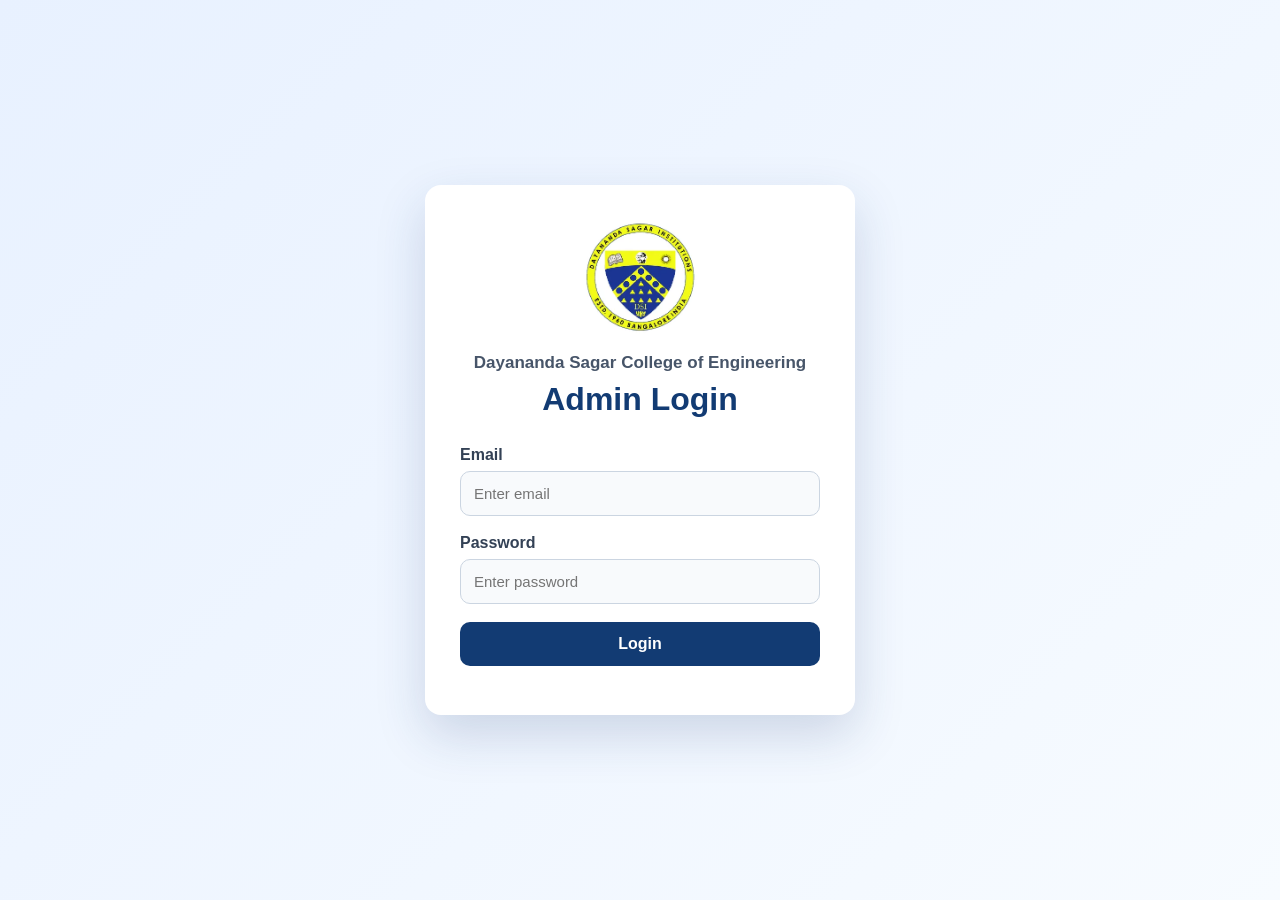
<file: index.html>
<!DOCTYPE html>
<html lang="en">
<head>
  <meta charset="UTF-8">
  <meta name="viewport" content="width=device-width, initial-scale=1.0">
  <title>DSCE Admin Page</title>
  <link rel="stylesheet" href="style.css">
</head>
<body>

  <main class="page-shell">

    <section class="login-card" id="loginSection">
      <div class="brand">
        <img src="DS-logo-01-01.webp" alt="DSCE Logo" class="logo">
        <h2>Dayananda Sagar College of Engineering</h2>
        <h1>Admin Login</h1>
      </div>

      <form id="adminLoginForm">
        <div class="input-box">
          <label for="adminEmail">Email</label>
          <input type="email" id="adminEmail" placeholder="Enter email" required>
        </div>

        <div class="input-box">
          <label for="adminPassword">Password</label>
          <input type="password" id="adminPassword" placeholder="Enter password" required>
        </div>

        <button type="submit">Login</button>

        <p id="message"></p>
      </form>
    </section>

    <section class="dashboard hidden" id="dashboardSection">
      <div class="dashboard-header">
        <div class="dashboard-brand">
          <img src="DS-logo-01-01.webp" alt="DSCE Logo" class="dashboard-logo">

          <div>
            <h2>Dayananda Sagar College of Engineering</h2>
            <h1>Admin Dashboard</h1>
          </div>
        </div>

        <button type="button" id="logoutBtn">Logout</button>
      </div>

      <div class="summary-box">
        <div>
          <p>Total Students</p>
          <h3>20</h3>
        </div>

        <div>
          <p>Class</p>
          <h3>AI A</h3>
        </div>

        <div>
          <p>Attendance Criteria</p>
          <h3>85%</h3>
        </div>
      </div>
      

      <div class="table-box">
  <div class="table-top">
    <h2>Student Attendance List</h2>

    <input type="text" id="searchInput" placeholder="Search student name">
  </div>

  <table>
          <thead>
           <tr>
            <th>Name</th>
            <th>Roll No.</th>
            <th>Class</th>
            <th>Total Attendance</th>
            <th>Fee Status</th>
            </tr>
          </thead>

          <tbody id="studentTable"></tbody>
        </table>
      </div>
    </section>

  </main>

  <script src="script.js"></script>
</body>
</html>
</file>
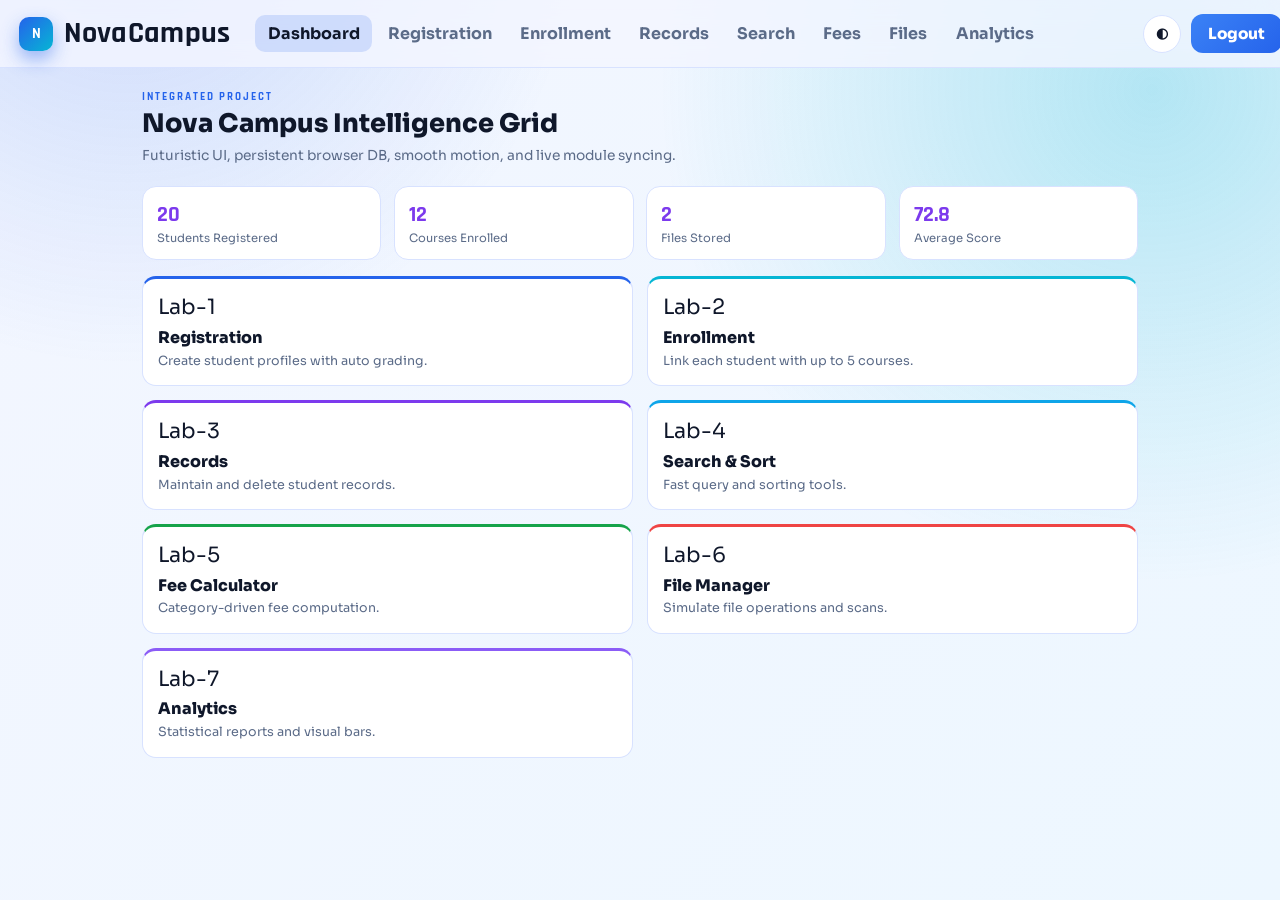
<file: smart-campus.html>
<!DOCTYPE html>
<html lang="en">
<head>
<meta charset="UTF-8" />
<meta name="viewport" content="width=device-width, initial-scale=1.0" />
<title>Nova Campus Grid</title>
<link href="https://fonts.googleapis.com/css2?family=Rajdhani:wght@500;600;700&family=Sora:wght@400;500;600;700;800&display=swap" rel="stylesheet" />
<style>
*{margin:0;padding:0;box-sizing:border-box}
:root{
  --bg:#f3f6ff;--bg-2:#edf7ff;--ink:#0f172a;--muted:#5b6b88;--card:#ffffff;--line:#d8e2ff;
  --brand:#2563eb;--brand-2:#06b6d4;--ok:#16a34a;--warn:#d97706;--bad:#dc2626;--vio:#7c3aed;
  --mono:'Rajdhani',sans-serif;--font:'Sora',sans-serif;
}
body.dark{
  --bg:#070b18;--bg-2:#0d1326;--ink:#e6ecff;--muted:#9aa8cc;--card:#111935;--line:#1f2c52;
  --brand:#60a5fa;--brand-2:#22d3ee;--ok:#4ade80;--warn:#fbbf24;--bad:#f87171;--vio:#a78bfa;
}
body{
  min-height:100vh;font-family:var(--font);color:var(--ink);overflow-x:hidden;
  background:
    radial-gradient(circle at 10% -10%, color-mix(in srgb, var(--brand) 20%, transparent), transparent 30%),
    radial-gradient(circle at 90% 10%, color-mix(in srgb, var(--brand-2) 26%, transparent), transparent 35%),
    linear-gradient(130deg,var(--bg),var(--bg-2));
  transition:background .45s ease,color .35s ease;
}
header{
  position:sticky;top:0;z-index:100;height:68px;padding:0 1.2rem;display:flex;align-items:center;
  border-bottom:1px solid var(--line);backdrop-filter:blur(12px);background:color-mix(in srgb, var(--bg) 82%, transparent);
}
.top-nav{width:100%;display:flex;align-items:center;justify-content:space-between;gap:1rem}
.brand{display:flex;align-items:center;gap:.65rem;min-width:220px}
.brand-badge{
  width:34px;height:34px;border-radius:10px;display:grid;place-items:center;font:800 .95rem var(--mono);
  color:#fff;background:linear-gradient(135deg,var(--brand),var(--brand-2));
  box-shadow:0 8px 18px color-mix(in srgb,var(--brand) 45%,transparent);
}
.brand-text{font:800 1.88rem/1 var(--mono);letter-spacing:.3px}
.top-links{display:flex;align-items:center;gap:.2rem}
.top-link{
  border:none;background:transparent;color:var(--muted);cursor:pointer;padding:.5rem .78rem;border-radius:10px;
  font:700 1rem var(--font);transition:all .2s ease;
}
.top-link:hover{color:var(--ink);background:color-mix(in srgb,var(--brand) 10%,transparent)}
.top-link.active{color:var(--ink);background:color-mix(in srgb,var(--brand) 16%,transparent)}
.right-tools{display:flex;align-items:center;gap:.65rem;min-width:220px;justify-content:flex-end}
.theme-btn{
  border:1px solid var(--line);background:var(--card);color:var(--ink);border-radius:999px;width:38px;height:38px;
  display:grid;place-items:center;padding:0;font:700 .9rem var(--mono);letter-spacing:.5px;cursor:pointer;
  transition:all .25s ease;
}
.theme-btn:hover{border-color:var(--brand);color:var(--brand);transform:translateY(-1px)}
.cta-btn{
  border:none;border-radius:12px;padding:.65rem 1.05rem;font:800 .96rem var(--font);cursor:pointer;color:#fff;
  background:linear-gradient(135deg,#3b82f6,#2563eb);transition:all .22s ease;
}
.cta-btn:hover{transform:translateY(-1px);filter:brightness(1.08)}
main{max-width:1040px;margin:0 auto;padding:1.35rem}
.page{display:none}
.page.active{display:block;animation:pageIn .45s cubic-bezier(.2,.8,.2,1)}
@keyframes pageIn{from{opacity:0;transform:translateY(10px)}to{opacity:1;transform:none}}
.ph{margin-bottom:1.2rem}
.ph-lab{font:700 .67rem var(--mono);letter-spacing:2px;color:var(--brand);text-transform:uppercase}
.ph-title{font:800 1.6rem var(--font);margin-top:.2rem}
.ph-desc{font-size:.86rem;color:var(--muted);margin-top:.36rem;line-height:1.62}
.stats{display:grid;grid-template-columns:repeat(auto-fit,minmax(148px,1fr));gap:.8rem;margin-bottom:1rem}
.stat{border:1px solid var(--line);background:var(--card);border-radius:14px;padding:.88rem;transition:transform .25s ease,border-color .25s ease}
.stat:hover{transform:translateY(-2px);border-color:color-mix(in srgb,var(--brand) 45%,var(--line))}
.stat-v{font:800 1.35rem var(--mono);color:var(--vio)}
.stat-l{font-size:.72rem;color:var(--muted);margin-top:.18rem}
.card{
  border:1px solid var(--line);background:var(--card);border-radius:16px;padding:1rem;margin-bottom:1rem;
  box-shadow:0 14px 32px color-mix(in srgb,var(--brand) 8%,transparent);transition:transform .25s ease;
}
.card:hover{transform:translateY(-1px)}
.card-head{font:700 .68rem var(--mono);letter-spacing:1.8px;text-transform:uppercase;color:var(--muted);margin-bottom:.85rem}
label{display:block;font-size:.78rem;font-weight:700;color:var(--muted);margin-bottom:.32rem}
input,select,textarea{
  width:100%;padding:.62rem .74rem;border-radius:11px;border:1px solid var(--line);background:color-mix(in srgb,var(--card) 90%,#ffffff 10%);
  color:var(--ink);font-size:.9rem;font-family:var(--font);outline:none;margin-bottom:.9rem;transition:all .2s ease;
}
input:focus,select:focus,textarea:focus{border-color:var(--brand);box-shadow:0 0 0 3px color-mix(in srgb,var(--brand) 20%,transparent)}
.g2{display:grid;grid-template-columns:1fr 1fr;gap:.8rem}
.g3{display:grid;grid-template-columns:1fr 1fr 1fr;gap:.8rem}
.btns{display:flex;flex-wrap:wrap;gap:.5rem}
.btn{
  border:none;border-radius:11px;padding:.52rem .95rem;font-size:.83rem;font-weight:800;cursor:pointer;
  transition:all .22s cubic-bezier(.2,.8,.2,1)
}
.btn:hover{transform:translateY(-1px)}
.btn-g{background:linear-gradient(135deg,var(--brand),var(--brand-2));color:#fff}
.btn-b{background:var(--card);color:var(--ink);border:1px solid var(--line)}
.btn-r{background:color-mix(in srgb,var(--bad) 10%,transparent);color:var(--bad);border:1px solid color-mix(in srgb,var(--bad) 35%,var(--line))}
.btn-sm{padding:.31rem .68rem;font-size:.76rem}
.term{
  background:#0a1024;border:1px solid #1f2e5e;border-radius:13px;padding:.9rem 1rem;min-height:82px;
  color:#d9e6ff;font:500 .78rem ui-monospace,SFMono-Regular,Menlo,Consolas,monospace;line-height:1.78;white-space:pre-wrap;word-break:break-word;
}
.term .c-blue{color:#93c5fd}.term .c-muted{color:#94a3b8}.term .c-warn{color:#fcd34d}.term .c-err{color:#fca5a5}.term .c-pink{color:#c4b5fd}
.dash-grid{display:grid;grid-template-columns:1fr 1fr;gap:.85rem}
.mod-card{
  border:1px solid var(--line);border-radius:14px;padding:.95rem;cursor:pointer;background:linear-gradient(160deg,color-mix(in srgb,var(--card) 86%,#fff),var(--card));
  border-top:3px solid var(--c1);transition:all .25s cubic-bezier(.2,.8,.2,1)
}
.mod-card:hover{transform:translateY(-3px);box-shadow:0 14px 30px color-mix(in srgb,var(--c1) 30%,transparent)}
.mc-ico{font-size:1.32rem;margin-bottom:.42rem}
.mc-title{font-weight:800}
.mc-desc{font-size:.79rem;line-height:1.45;color:var(--muted);margin-top:.24rem}
.tbl-wrap{overflow:auto;border:1px solid var(--line);border-radius:12px}
table{width:100%;border-collapse:collapse;font-size:.83rem}
th{font:700 .65rem var(--mono);letter-spacing:1px;text-transform:uppercase;color:var(--muted);background:color-mix(in srgb,var(--brand) 8%,var(--card));padding:.68rem .82rem;text-align:left;border-bottom:1px solid var(--line)}
td{padding:.6rem .82rem;border-bottom:1px solid var(--line)}
tr:last-child td{border-bottom:none}
tr:hover td{background:color-mix(in srgb,var(--brand) 6%,transparent)}
.badge{display:inline-block;padding:.17rem .5rem;border-radius:999px;font:700 .67rem var(--mono)}
.bA{background:color-mix(in srgb,var(--ok) 20%,transparent);color:var(--ok)}.bB{background:color-mix(in srgb,var(--brand) 20%,transparent);color:var(--brand)}
.bC{background:color-mix(in srgb,var(--warn) 20%,transparent);color:var(--warn)}.bD{background:color-mix(in srgb,#ea580c 18%,transparent);color:#ea580c}.bF{background:color-mix(in srgb,var(--bad) 20%,transparent);color:var(--bad)}
.sr{border:1px solid var(--line);border-radius:12px;padding:.85rem .92rem;margin-bottom:.55rem;background:var(--card);animation:fadeUp .32s ease}
@keyframes fadeUp{from{opacity:0;transform:translateY(6px)}to{opacity:1;transform:none}}
.sr-name{font-weight:800}
.sr-meta{font-size:.79rem;color:var(--muted);margin-top:.2rem}
.file-item{display:flex;align-items:center;gap:.64rem;border:1px solid var(--line);background:var(--card);border-radius:11px;padding:.6rem .78rem;margin-bottom:.36rem}
.file-nm{font:700 .77rem var(--mono);color:var(--brand);flex:1}
.file-sz{font:700 .72rem var(--mono);color:var(--muted)}
.bar-row{display:flex;align-items:center;gap:.5rem;margin-bottom:.45rem}
.bar-lbl{width:124px;text-align:right;font-size:.75rem;color:var(--muted);white-space:nowrap;overflow:hidden;text-overflow:ellipsis}
.bar-track{flex:1;height:18px;border-radius:999px;background:color-mix(in srgb,var(--muted) 16%,transparent);overflow:hidden}
.bar-fill{height:100%;display:flex;align-items:center;padding-left:7px;font:700 .67rem var(--mono);color:#0f172a;transition:width .85s cubic-bezier(.2,.8,.2,1)}
#toast{position:fixed;right:1rem;bottom:1rem;z-index:999;background:linear-gradient(135deg,var(--brand),var(--brand-2));color:#fff;border-radius:10px;padding:.58rem .92rem;font-weight:800;font-size:.82rem;transform:translateY(65px);opacity:0;transition:all .26s ease}
#toast.show{transform:translateY(0);opacity:1}
@media(max-width:860px){
  .top-links{overflow:auto;max-width:52vw}
  .top-link{white-space:nowrap;padding:.5rem .58rem;font-size:.9rem}
  .brand-text{font-size:1.3rem}
  .cta-btn{padding:.56rem .8rem;font-size:.85rem}
  .g2,.g3,.dash-grid{grid-template-columns:1fr}
  main{padding:1rem}
}
</style>
</head>
<body>
<header>
  <div class="top-nav">
    <div class="brand">
      <div class="brand-badge">N</div>
      <div class="brand-text">NovaCampus</div>
    </div>
    <div class="top-links">
      <button class="top-link nav-btn active" data-p="dashboard" onclick="go('dashboard')">Dashboard</button>
      <button class="top-link nav-btn" data-p="reg" onclick="go('reg')">Registration</button>
      <button class="top-link nav-btn" data-p="enroll" onclick="go('enroll')">Enrollment</button>
      <button class="top-link nav-btn" data-p="records" onclick="go('records')">Records</button>
      <button class="top-link nav-btn" data-p="search" onclick="go('search')">Search</button>
      <button class="top-link nav-btn" data-p="fee" onclick="go('fee')">Fees</button>
      <button class="top-link nav-btn" data-p="files" onclick="go('files')">Files</button>
      <button class="top-link nav-btn" data-p="analytics" onclick="go('analytics')">Analytics</button>
    </div>
    <div class="right-tools">
      <button class="theme-btn" id="theme-toggle" onclick="toggleTheme()" title="Toggle theme">◐</button>
      <button class="cta-btn" onclick="logoutAndExit()">Logout</button>
    </div>
  </div>
</header>

<main>
<div class="page active" id="page-dashboard">
  <div class="ph">
    <div class="ph-lab">Integrated Project</div>
    <div class="ph-title">Nova Campus Intelligence Grid</div>
    <div class="ph-desc">Futuristic UI, persistent browser DB, smooth motion, and live module syncing.</div>
  </div>
  <div class="stats">
    <div class="stat"><div class="stat-v" id="ds-s">0</div><div class="stat-l">Students Registered</div></div>
    <div class="stat"><div class="stat-v" id="ds-c">0</div><div class="stat-l">Courses Enrolled</div></div>
    <div class="stat"><div class="stat-v" id="ds-f">0</div><div class="stat-l">Files Stored</div></div>
    <div class="stat"><div class="stat-v" id="ds-a">-</div><div class="stat-l">Average Score</div></div>
  </div>
  <div class="dash-grid">
    <div class="mod-card" style="--c1:#2563eb" onclick="go('reg')"><div class="mc-ico">Lab-1</div><div class="mc-title">Registration</div><div class="mc-desc">Create student profiles with auto grading.</div></div>
    <div class="mod-card" style="--c1:#06b6d4" onclick="go('enroll')"><div class="mc-ico">Lab-2</div><div class="mc-title">Enrollment</div><div class="mc-desc">Link each student with up to 5 courses.</div></div>
    <div class="mod-card" style="--c1:#7c3aed" onclick="go('records')"><div class="mc-ico">Lab-3</div><div class="mc-title">Records</div><div class="mc-desc">Maintain and delete student records.</div></div>
    <div class="mod-card" style="--c1:#0ea5e9" onclick="go('search')"><div class="mc-ico">Lab-4</div><div class="mc-title">Search & Sort</div><div class="mc-desc">Fast query and sorting tools.</div></div>
    <div class="mod-card" style="--c1:#16a34a" onclick="go('fee')"><div class="mc-ico">Lab-5</div><div class="mc-title">Fee Calculator</div><div class="mc-desc">Category-driven fee computation.</div></div>
    <div class="mod-card" style="--c1:#ef4444" onclick="go('files')"><div class="mc-ico">Lab-6</div><div class="mc-title">File Manager</div><div class="mc-desc">Simulate file operations and scans.</div></div>
    <div class="mod-card" style="--c1:#8b5cf6" onclick="go('analytics')"><div class="mc-ico">Lab-7</div><div class="mc-title">Analytics</div><div class="mc-desc">Statistical reports and visual bars.</div></div>
  </div>
</div>

<div class="page" id="page-reg">
  <div class="ph"><div class="ph-lab">Module 1</div><div class="ph-title">Student Registration</div><div class="ph-desc">Every new student is auto-saved to browser DB.</div></div>
  <div class="card">
    <div class="card-head">Enter Student Details</div>
    <div class="g3">
      <div><label>Student ID</label><input id="r-id" placeholder="e.g. NX201" /></div>
      <div><label>Full Name</label><input id="r-name" placeholder="e.g. Ishan Kulkarni" /></div>
      <div><label>Exam Score (0-100)</label><input id="r-score" type="number" min="0" max="100" placeholder="e.g. 84" /></div>
    </div>
    <div class="g2">
      <div><label>Department</label><select id="r-dept"><option>Computer Science</option><option>Information Technology</option><option>Electronics</option><option>Mechanical</option><option>Civil</option></select></div>
      <div><label>Age</label><input id="r-age" type="number" min="17" max="30" placeholder="e.g. 21" /></div>
    </div>
    <div class="btns"><button class="btn btn-g" onclick="registerStudent()">Register Student</button><button class="btn btn-b" onclick="clearReg()">Clear</button></div>
  </div>
  <div class="card"><div class="card-head">Output</div><div class="term" id="r-out"><span class="c-muted">// Output will appear here...</span></div></div>
</div>

<div class="page" id="page-enroll">
  <div class="ph"><div class="ph-lab">Module 2</div><div class="ph-title">Course Enrollment</div><div class="ph-desc">Assign courses to both seeded and newly added students.</div></div>
  <div class="card">
    <div class="card-head">Add Course Entry</div>
    <div class="g3">
      <div><label>Student ID</label><input id="e-sid" placeholder="e.g. NX201" /></div>
      <div><label>Course Name</label><input id="e-course" placeholder="e.g. Cloud Fundamentals" /></div>
      <div><label>Credits (1-4)</label><input id="e-credits" type="number" min="1" max="4" /></div>
    </div>
    <div class="btns"><button class="btn btn-g" onclick="addCourse()">Add Course</button><button class="btn btn-b" onclick="showEnrollReport()">Show Report</button><button class="btn btn-r btn-sm" onclick="clearEnroll()">Clear Log</button></div>
  </div>
  <div class="card"><div class="card-head">Console Log</div><div class="term" id="e-out"><span class="c-muted">// Enrollment log...</span></div></div>
  <div class="card" id="e-table-card" style="display:none"><div class="card-head">Enrolled Courses</div><div id="e-table"></div></div>
</div>

<div class="page" id="page-records">
  <div class="ph"><div class="ph-lab">Module 3</div><div class="ph-title">Student Records</div><div class="ph-desc">Remove any student; linked courses are cleaned up too.</div></div>
  <div class="stats"><div class="stat"><div class="stat-v" id="rc-n">0</div><div class="stat-l">Total Students</div></div><div class="stat"><div class="stat-v" id="rc-avg">-</div><div class="stat-l">Average Score</div></div><div class="stat"><div class="stat-v" id="rc-top">-</div><div class="stat-l">Highest Score</div></div></div>
  <div class="card"><div class="card-head">All Student Records</div><div id="rec-table"><div style="color:var(--muted);font-size:.85rem;padding:.5rem">No students yet.</div></div></div>
</div>
  
<div class="page" id="page-search">
  <div class="ph"><div class="ph-lab">Module 4</div><div class="ph-title">Search & Sort</div><div class="ph-desc">Works directly on data loaded from browser storage.</div></div>
  <div class="card">
    <div class="card-head">Controls</div>
    <div class="g2">
      <div><label>Search (Name or ID)</label><input id="s-q" oninput="doSearch()" placeholder="e.g. Ishan or NX201" /></div>
      <div><label>Sort By</label><select id="s-sort" onchange="doSearch()"><option value="name">Name A-Z</option><option value="score-d">Score High-Low</option><option value="score-a">Score Low-High</option><option value="grade">Grade</option></select></div>
    </div>
    <div class="btns"><button class="btn btn-b btn-sm" onclick="showSortLog()">Show Sort Steps</button></div>
  </div>
  <div id="s-log-card" class="card" style="display:none"><div class="card-head">Sort Algorithm Log</div><div class="term" id="s-log"></div></div>
  <div id="s-results"></div>
</div>

<div class="page" id="page-fee">
  <div class="ph">
    <div class="ph-lab">Module 5</div>
    <div class="ph-title">Fee Calculator</div>
    <div class="ph-desc">
      Function-driven and category aware.
    </div>
  </div>

  <div class="card">
    <div class="card-head">Fee Inputs</div>

    <div class="g2">
      <div>
        <label>Tuition Fee (INR)</label>
        <input id="f-tuition" type="number" value="50000" />
      </div>

      <div>
        <label>Hostel Fee (INR)</label>
        <input id="f-hostel" type="number" value="0" />
      </div>
    </div>

    <div class="g2">
      <div>
        <label>Transport Fee (INR)</label>
        <input id="f-transport" type="number" value="0" />
      </div>
    </div>

    <div class="btns">
      <button class="btn btn-g" onclick="calcFee()">
        Calculate Fee
      </button>
    </div>
  </div>

  <div class="card">
    <div class="card-head">Fee Breakdown</div>

    <div class="term" id="f-out">
      <span class="c-muted">// Fee details...</span>
    </div>
  </div>
</div>

<div class="page" id="page-files">
  <div class="ph"><div class="ph-lab">Module 6 & 7</div><div class="ph-title">File Handling</div><div class="ph-desc">Simulated file operations with protected messages.</div></div>
  <div class="card">
    <div class="card-head">Write / Read / Delete</div>
    <div class="g2"><div><label>Filename</label><input id="fl-name" placeholder="e.g. semester_log.txt" /></div><div><label>Content</label><input id="fl-content" placeholder="e.g. NX201,Ishan Kulkarni,84,B" /></div></div>
    <div class="btns"><button class="btn btn-g" onclick="writeFile()">Write / Append</button><button class="btn btn-b" onclick="readFile()">Read</button><button class="btn btn-b" onclick="scanDir()">Scan</button><button class="btn btn-r btn-sm" onclick="deleteFile()">Delete</button></div>
  </div>
  <div class="card"><div class="card-head">File System</div><div id="fl-list"><div style="color:var(--muted);font-size:.83rem;padding:.25rem">No files yet.</div></div></div>
  <div class="card"><div class="card-head">Console Output</div><div class="term" id="fl-out"><span class="c-muted">// File operations log...</span></div></div>
</div>

<div class="page" id="page-analytics">
  <div class="ph"><div class="ph-lab">Module 8</div><div class="ph-title">Performance Analytics</div><div class="ph-desc">Live metrics from all current student records.</div></div>
  <div class="stats"><div class="stat"><div class="stat-v" id="an-mean">-</div><div class="stat-l">Mean Score</div></div><div class="stat"><div class="stat-v" id="an-med">-</div><div class="stat-l">Median Score</div></div><div class="stat"><div class="stat-v" id="an-std">-</div><div class="stat-l">Std Deviation</div></div><div class="stat"><div class="stat-v" id="an-top">-</div><div class="stat-l">Top Performer</div></div></div>
  <div class="btns" style="margin-bottom:1rem"><button class="btn btn-g" onclick="runAnalytics()">Run Analytics</button></div>
  <div class="card"><div class="card-head">Grade Distribution</div><div id="an-grade-bars"><div style="color:var(--muted);font-size:.83rem">Register students first.</div></div></div>
  <div class="card"><div class="card-head">Student Performance</div><div id="an-stu-bars"><div style="color:var(--muted);font-size:.83rem">Register students first.</div></div></div>
  <div class="card"><div class="card-head">Statistical Summary</div><div class="term" id="an-out"><span class="c-muted">// Click Run Analytics...</span></div></div>
</div>
</main>

<div id="toast"></div>

<script>
let students=[],courses={},files={},fileLog=[],enrollLog=[];
const AUTH_KEY="nova_campus_auth_v1";
const DB_KEY="nova_campus_db_v3";
const THEME_KEY="nova_campus_theme";
const MAX_COURSES=5;

function saveDB(){localStorage.setItem(DB_KEY,JSON.stringify({students,courses,files,fileLog,enrollLog}));}
function loadDB(){
  try{
    const raw=localStorage.getItem(DB_KEY);
    if(raw){
      const db=JSON.parse(raw);
      students=Array.isArray(db.students)?db.students:[];
      courses=db.courses&&typeof db.courses==="object"?db.courses:{};
      files=db.files&&typeof db.files==="object"?db.files:{};
      fileLog=Array.isArray(db.fileLog)?db.fileLog:[];
      enrollLog=Array.isArray(db.enrollLog)?db.enrollLog:[];
      if(students.length>=20)return;
      // Auto-upgrade old saved data to new 20-student seed.
      seedFreshData();saveDB();return;
    }
  }catch(e){}
  seedFreshData();saveDB();
}
function seedFreshData(){
  const demo=[
    {id:"NX201",name:"Ishan Kulkarni",age:21,score:84,dept:"Computer Science Engineering"},
    {id:"NX202",name:"Myra Sen",age:20,score:96,dept:"Information Technology"},
    {id:"NX203",name:"Kabir Ahuja",age:22,score:68,dept:"Electronics and Communication"},
    {id:"NX204",name:"Tara Banerjee",age:19,score:45,dept:"Mechanical Engineering"},
    {id:"NX205",name:"Arjun Pillai",age:20,score:78,dept:"Civil Engineering"},
    {id:"NX206",name:"Rhea Malhotra",age:21,score:88,dept:"Electrical Engineering"},
    {id:"NX207",name:"Vivaan Chopra",age:22,score:59,dept:"Chemical Engineering"},
    {id:"NX208",name:"Naina Kapoor",age:20,score:73,dept:"Biotechnology"},
    {id:"NX209",name:"Aditya Rao",age:19,score:92,dept:"Aerospace Engineering"},
    {id:"NX210",name:"Sana Mirza",age:21,score:64,dept:"Automobile Engineering"},
    {id:"NX211",name:"Kunal Sethi",age:22,score:81,dept:"Mechatronics"},
    {id:"NX212",name:"Aisha Dutta",age:20,score:39,dept:"Data Science"},
    {id:"NX213",name:"Pranav Iyer",age:21,score:55,dept:"Artificial Intelligence"},
    {id:"NX214",name:"Diya Khanna",age:19,score:99,dept:"Cyber Security"},
    {id:"NX215",name:"Reyansh Gupta",age:20,score:71,dept:"Robotics Engineering"},
    {id:"NX216",name:"Meher Nanda",age:22,score:86,dept:"Industrial Engineering"},
    {id:"NX217",name:"Ira Thomas",age:21,score:62,dept:"Environmental Engineering"},
    {id:"NX218",name:"Yash Patil",age:20,score:48,dept:"Materials Engineering"},
    {id:"NX219",name:"Anaya Bose",age:19,score:90,dept:"Naval Architecture"},
    {id:"NX220",name:"Ritvik Jain",age:22,score:77,dept:"Biomedical Engineering"}
  ];
  students=[];
  demo.forEach(d=>{const g=evalGrade(d.score);students.push({...d,...g});});
  courses={
    NX201:[{name:"Cloud Fundamentals",credits:4},{name:"Data Modeling",credits:3}],
    NX202:[{name:"AI Systems",credits:4},{name:"Advanced Python",credits:2}],
    NX203:[{name:"Signals & Systems",credits:3}],
    NX204:[{name:"Thermodynamics",credits:4}],
    NX205:[{name:"Surveying",credits:3}],
    NX206:[{name:"Operating Systems",credits:4}],
    NX207:[{name:"Web Engineering",credits:3}],
    NX208:[{name:"Digital Electronics",credits:4}],
    NX209:[{name:"Manufacturing Process",credits:3}],
    NX210:[{name:"Structural Basics",credits:2}]
  };
  files={
    "semester_log.txt":[
      "NX201,Ishan Kulkarni,84,B","NX202,Myra Sen,96,A","NX203,Kabir Ahuja,68,C","NX204,Tara Banerjee,45,D",
      "NX205,Arjun Pillai,78,B","NX206,Rhea Malhotra,88,B","NX207,Vivaan Chopra,59,D","NX208,Naina Kapoor,73,C",
      "NX209,Aditya Rao,92,A","NX210,Sana Mirza,64,C"
    ],
    "performance_snapshot.txt":[
      "NX211,Kunal Sethi,81,B","NX212,Aisha Dutta,39,F","NX213,Pranav Iyer,55,D","NX214,Diya Khanna,99,A",
      "NX215,Reyansh Gupta,71,C","NX216,Meher Nanda,86,B","NX217,Ira Thomas,62,C","NX218,Yash Patil,48,D",
      "NX219,Anaya Bose,90,A","NX220,Ritvik Jain,77,B"
    ]
  };
  fileLog=[];enrollLog=[];
}

function applyTheme(){
  const theme=localStorage.getItem(THEME_KEY)||"light";
  document.body.classList.toggle("dark",theme==="dark");
  document.getElementById("theme-toggle").textContent=theme==="dark"?"☀":"◐";
}
function logoutAndExit(){
  localStorage.removeItem(AUTH_KEY);
  location.reload();
}
function toggleTheme(){
  const isDark=document.body.classList.contains("dark");
  localStorage.setItem(THEME_KEY,isDark?"light":"dark");
  applyTheme();
}

function go(p){
  document.querySelectorAll(".page").forEach(x=>x.classList.remove("active"));
  document.querySelectorAll(".nav-btn").forEach(x=>x.classList.remove("active"));
  document.getElementById("page-"+p).classList.add("active");
  document.querySelector(`[data-p="${p}"]`).classList.add("active");
  if(p==="records")renderRecords();
  if(p==="search")doSearch();
  if(p==="analytics")runAnalytics();
  updateDash();
}
function toast(msg){const t=document.getElementById("toast");t.textContent=msg;t.classList.add("show");setTimeout(()=>t.classList.remove("show"),2100);}
function evalGrade(score){if(score>=90)return{grade:"A",remark:"Excellent"};else if(score>=75)return{grade:"B",remark:"Very Good"};else if(score>=60)return{grade:"C",remark:"Good"};else if(score>=40)return{grade:"D",remark:"Average"};return{grade:"F",remark:"Needs Improvement"};}
function makeDynamicColors(count,offset=0){
  const n=Math.max(count,1),colors=[];
  for(let i=0;i<n;i++){
    const hue=Math.round((360/n)*i+offset)%360;
    colors.push(`hsl(${hue} 82% 58%)`);
  }
  return colors;
}

function registerStudent(){
  const id=document.getElementById("r-id").value.trim();
  const name=document.getElementById("r-name").value.trim();
  const score=parseFloat(document.getElementById("r-score").value);
  const dept=document.getElementById("r-dept").value;
  const age=parseInt(document.getElementById("r-age").value)||20;
  const out=document.getElementById("r-out");
  if(!id||!name){out.innerHTML='<span class="c-err">Error: ID and Name are required.</span>';return;}
  if(isNaN(score)||score<0||score>100){out.innerHTML='<span class="c-err">Error: Score must be 0-100.</span>';return;}
  if(students.find(s=>s.id===id)){out.innerHTML=`<span class="c-err">Error: ID "${id}" already exists.</span>`;return;}
  const {grade,remark}=evalGrade(score);
  students.push({id,name,age,dept,score,grade,remark});
  saveDB();
  out.innerHTML=`<span class="c-blue">--- Student Report ---</span>\nID         : ${id}\nName       : ${name}\nAge        : ${age}\nDepartment : ${dept}\nScore      : ${score}\nGrade      : <span class="c-blue">${grade}</span>\nRemark     : ${remark}\n\n<span class="c-muted">Saved to browser DB.</span>`;
  renderRecords();doSearch();runAnalytics();updateDash();toast("Student added and saved.");
}
function clearReg(){["r-id","r-name","r-score","r-age"].forEach(id=>document.getElementById(id).value="");document.getElementById("r-out").innerHTML='<span class="c-muted">// Cleared.</span>';}

function addCourse(){
  const sid=document.getElementById("e-sid").value.trim();
  const cname=document.getElementById("e-course").value.trim();
  const credStr=document.getElementById("e-credits").value.trim();
  if(!sid){enrollLog.push('<span class="c-err">Error: Student ID required.</span>');renderEnrollLog();saveDB();return;}
  if(!students.some(s=>s.id===sid)){enrollLog.push(`<span class="c-err">Error: Student ID ${sid} not found.</span>`);renderEnrollLog();saveDB();return;}
  if(!courses[sid])courses[sid]=[];
  if(courses[sid].length>=MAX_COURSES){enrollLog.push(`<span class="c-warn">Max ${MAX_COURSES} courses reached for ${sid}.</span>`);renderEnrollLog();renderEnrollTable(sid);saveDB();return;}
  if(!credStr||isNaN(credStr)){enrollLog.push('<span class="c-warn">Invalid credits. Skipping...</span>');renderEnrollLog();saveDB();return;}
  const credits=parseInt(credStr);
  if(credits<=0||credits>4){enrollLog.push('<span class="c-warn">Credits must be between 1 and 4.</span>');renderEnrollLog();saveDB();return;}
  if(!cname){enrollLog.push('<span class="c-warn">Course name empty. Skipping...</span>');renderEnrollLog();saveDB();return;}
  courses[sid].push({name:cname,credits});
  enrollLog.push(`<span class="c-blue">OK</span> ${cname} (${credits} cr) added for ${sid} [${courses[sid].length}/${MAX_COURSES}]`);
  renderEnrollLog();renderEnrollTable(sid);saveDB();updateDash();toast("Course added.");
}
function renderEnrollLog(){document.getElementById("e-out").innerHTML=enrollLog.slice(-10).join("\n")||'<span class="c-muted">// Empty</span>';}
function renderEnrollTable(sid){
  const c=courses[sid]||[];
  const card=document.getElementById("e-table-card");
  const wrap=document.getElementById("e-table");
  if(!c.length){card.style.display="none";return;}
  card.style.display="block";
  let h='<div class="tbl-wrap"><table><tr><th>#</th><th>Course</th><th>Credits</th></tr>';
  c.forEach((x,i)=>h+=`<tr><td>${i+1}</td><td>${x.name}</td><td>${x.credits}</td></tr>`);
  const tot=c.reduce((a,x)=>a+x.credits,0);
  h+=`<tr><td colspan="2" style="color:var(--muted)">Total Credits</td><td><b>${tot}</b></td></tr></table></div>`;
  wrap.innerHTML=h;
}
function showEnrollReport(){
  const ids=Object.keys(courses);
  if(!ids.length){enrollLog.push('<span class="c-warn">No courses added yet.</span>');renderEnrollLog();return;}
  ids.forEach(sid=>{
    enrollLog.push(`\n<span class="c-blue">Report ${sid}</span>`);
    (courses[sid]||[]).forEach((c,i)=>enrollLog.push(` ${i+1}. ${c.name} (${c.credits} cr)`));
    const t=(courses[sid]||[]).reduce((a,x)=>a+x.credits,0);
    enrollLog.push(` Total: ${(courses[sid]||[]).length} courses | ${t} credits`);
  });
  renderEnrollLog();saveDB();
}
function clearEnroll(){enrollLog=[];document.getElementById("e-out").innerHTML='<span class="c-muted">// Cleared.</span>';document.getElementById("e-table-card").style.display="none";saveDB();}

function renderRecords(){
  const n=students.length;
  document.getElementById("rc-n").textContent=n;
  if(!n){
    document.getElementById("rc-avg").textContent="-";document.getElementById("rc-top").textContent="-";
    document.getElementById("rec-table").innerHTML='<div style="color:var(--muted);font-size:.83rem;padding:.25rem">No students registered yet.</div>';
    return;
  }
  const scores=students.map(s=>s.score);
  document.getElementById("rc-avg").textContent=(scores.reduce((a,b)=>a+b,0)/n).toFixed(1);
  document.getElementById("rc-top").textContent=Math.max(...scores);
  let h='<div class="tbl-wrap"><table><tr><th>ID</th><th>Name</th><th>Age</th><th>Dept</th><th>Score</th><th>Grade</th><th>Remark</th><th></th></tr>';
  students.forEach((s,i)=>{
  h+=`<tr>
    <td style="font-family:ui-monospace">${s.id}</td>
    <td>${s.name}</td>
    <td>${s.age}</td>
    <td>${s.dept}</td>
    <td>${s.score}</td>
    <td><span class="badge b${s.grade}">${s.grade}</span></td>
    <td style="color:var(--muted)">${s.remark}</td>
    <td>
      <button class="btn btn-r btn-sm" onclick="delStudent(${i})">
        Delete
      </button>
    </td>
  </tr>`;
});

h += "</table></div>";

document.getElementById("rec-table").innerHTML = h;
}
function delStudent(i){const sid=students[i]?.id;if(!sid)return;students.splice(i,1);delete courses[sid];saveDB();renderRecords();doSearch();runAnalytics();updateDash();toast("Student removed and DB updated.");}

function doSearch(){
  const q=(document.getElementById("s-q")?.value||"").toLowerCase();
  const sort=(document.getElementById("s-sort")?.value)||"name";
  let list=[...students];
  if(q)list=list.filter(s=>s.name.toLowerCase().includes(q)||s.id.toLowerCase().includes(q));
  if(sort==="name"){for(let i=0;i<list.length;i++)for(let j=0;j<list.length-i-1;j++)if(list[j].name.localeCompare(list[j+1].name)>0)[list[j],list[j+1]]=[list[j+1],list[j]];}
  else if(sort==="score-a"){for(let i=0;i<list.length;i++){let mi=i;for(let j=i+1;j<list.length;j++)if(list[j].score<list[mi].score)mi=j;[list[i],list[mi]]=[list[mi],list[i]];}}
  else if(sort==="score-d")list.sort((a,b)=>b.score-a.score);
  else if(sort==="grade")list.sort((a,b)=>a.grade.localeCompare(b.grade));
  const res=document.getElementById("s-results");
  if(!list.length){res.innerHTML='<div class="card" style="color:var(--muted);font-size:.85rem">No students found.</div>';return;}
  res.innerHTML=list.map(s=>`<div class="sr"><span class="badge b${s.grade}" style="float:right">${s.grade} | ${s.score}</span><div class="sr-name">${s.name}</div><div class="sr-meta">${s.id} | ${s.dept} | Age ${s.age} | ${s.remark}</div></div>`).join("");
}
function showSortLog(){
  const card=document.getElementById("s-log-card"),out=document.getElementById("s-log");card.style.display="block";
  if(!students.length){out.innerHTML='<span class="c-muted">// No students to sort yet.</span>';return;}
  let ids=[...students.map(s=>s.id)],log=`<span class="c-blue">-- Bubble Sort on IDs --</span>\nOriginal: [${ids.join(", ")}]\n`,arr=[...students.map(s=>s.score)],swaps=0;
  for(let i=0;i<arr.length;i++)for(let j=0;j<arr.length-i-1;j++)if(arr[j]>arr[j+1]){[arr[j],arr[j+1]]=[arr[j+1],arr[j]];swaps++;}
  log+=`Sorted scores: [${arr.join(", ")}] (${swaps} swaps)\n`;
  const target=arr[0];log+=`\n<span class="c-blue">-- Linear Search for ${target} --</span>\n`;for(let i=0;i<arr.length;i++){log+=` checking ${i}: ${arr[i]}`;if(arr[i]===target){log+=" <- found\n";break;}log+="\n";}
  log+=`\n<span class="c-blue">-- Binary Search demo --</span>\n`;let lo=0,hi=arr.length-1,bTarget=arr[Math.floor(arr.length/2)],bf=-1;while(lo<=hi){let mid=Math.floor((lo+hi)/2);log+=` low=${lo} mid=${mid} high=${hi} value=${arr[mid]}\n`;if(arr[mid]===bTarget){bf=mid;break;}else if(arr[mid]<bTarget)lo=mid+1;else hi=mid-1;}log+=bf!==-1?` found at index ${bf}`:" not found";
  out.innerHTML=log;
}

function calculate_fee(tuition_fee,hostel_fee=0,transportation_fee=0){return tuition_fee+hostel_fee+transportation_fee;}
function calcFee(){
  const tuition=parseFloat(document.getElementById("f-tuition").value)||0,hostel=parseFloat(document.getElementById("f-hostel").value)||0,transport=parseFloat(document.getElementById("f-transport").value)||0,adj=tuition,t1=calculate_fee(adj),t2=calculate_fee(adj,hostel),t3=calculate_fee(adj,hostel,transport),fmt=n=>"INR "+n.toLocaleString("en-IN",{minimumFractionDigits:2});
  document.getElementById("f-out").innerHTML=`Tuition (base): ${fmt(tuition)}\nTuition (adj):  ${fmt(adj)}\nHostel:         ${fmt(hostel)}\nTransport:      ${fmt(transport)}\n------------------------------\nTuition only:              <span class="c-blue">${fmt(t1)}</span>\nTuition + Hostel:          <span class="c-blue">${fmt(t2)}</span>\nTuition + Hostel + Transport: <span class="c-blue">${fmt(t3)}</span>`;
  toast("Fee calculated.");
}

function appendFileLog(msg){fileLog.push(msg);document.getElementById("fl-out").innerHTML=fileLog.slice(-12).join("\n");saveDB();}
function writeFile(){const fname=document.getElementById("fl-name").value.trim(),content=document.getElementById("fl-content").value.trim();if(!fname){appendFileLog('<span class="c-err">No filename provided.</span>');return;}if(!content){appendFileLog('<span class="c-warn">Empty content skipped.</span>');return;}if(!files[fname])files[fname]=[];files[fname].push(content);appendFileLog(`<span class="c-blue">OK</span> Appended to "${fname}": ${content}`);renderFileList();updateDash();toast("Written to file store.");}
function readFile(){const fname=document.getElementById("fl-name").value.trim();if(!fname||!files[fname]){appendFileLog(`<span class="c-err">File "${fname}" not found.</span>`);return;}appendFileLog(`<span class="c-blue">Reading "${fname}":</span>\n`+files[fname].map((l,i)=>` [${i+1}] ${l}`).join("\n"));}
function deleteFile(){const fname=document.getElementById("fl-name").value.trim();if(!fname||!files[fname]){appendFileLog(`<span class="c-err">File "${fname}" not found.</span>`);return;}delete files[fname];appendFileLog(`<span class="c-warn">Deleted "${fname}".</span>`);renderFileList();updateDash();saveDB();}
function scanDir(){const path=document.getElementById("fl-name").value.trim()||"student_projects/";appendFileLog(`<span class="c-blue">scan("${path}"):</span>`);const keys=Object.keys(files);if(!keys.length){appendFileLog('<span class="c-err">Empty directory.</span>');return;}appendFileLog(path+"/");keys.forEach(f=>appendFileLog(` ${f} (${(files[f]||[]).length} record${(files[f]||[]).length!==1?"s":""})`));appendFileLog(`<span class="c-muted">Scan complete. ${keys.length} file(s).</span>`);}
function renderFileList(){const el=document.getElementById("fl-list"),keys=Object.keys(files);if(!keys.length){el.innerHTML='<div style="color:var(--muted);font-size:.83rem;padding:.25rem">No files yet.</div>';return;}el.innerHTML=keys.map(f=>`<div class="file-item"><span class="file-nm">${f}</span><span class="file-sz">${files[f].length} line(s)</span></div>`).join("");}

function runAnalytics(){
  if(!students.length){
    document.getElementById("an-grade-bars").innerHTML='<div style="color:var(--muted);font-size:.83rem">No students yet.</div>';
    document.getElementById("an-stu-bars").innerHTML='<div style="color:var(--muted);font-size:.83rem">No students yet.</div>';
    document.getElementById("an-mean").textContent="-";document.getElementById("an-med").textContent="-";document.getElementById("an-std").textContent="-";document.getElementById("an-top").textContent="-";
    document.getElementById("an-out").innerHTML='<span class="c-muted">// Add students first.</span>';return;
  }
  const scores=students.map(s=>s.score),n=scores.length,mean=scores.reduce((a,b)=>a+b,0)/n,sorted=[...scores].sort((a,b)=>a-b),median=n%2?sorted[Math.floor(n/2)]:(sorted[n/2-1]+sorted[n/2])/2,std=Math.sqrt(scores.reduce((a,b)=>a+(b-mean)**2,0)/n),topS=students.reduce((a,b)=>a.score>b.score?a:b);
  document.getElementById("an-mean").textContent=mean.toFixed(1);document.getElementById("an-med").textContent=median.toFixed(1);document.getElementById("an-std").textContent=std.toFixed(1);document.getElementById("an-top").textContent=topS.name.split(" ")[0];
  const gc={A:0,B:0,C:0,D:0,F:0};students.forEach(s=>gc[s.grade]++);
  const gradeEntries=Object.entries(gc);
  const gradeColors=makeDynamicColors(gradeEntries.length,22);
  document.getElementById("an-grade-bars").innerHTML=gradeEntries.map(([g,c],idx)=>`<div class="bar-row"><div class="bar-lbl">Grade ${g}</div><div class="bar-track"><div class="bar-fill" style="width:${(c/n)*100}%;background:${gradeColors[idx]}">${c}</div></div></div>`).join("");
  const ranked=[...students].sort((a,b)=>b.score-a.score);
  const studentColors=makeDynamicColors(ranked.length,190);
  document.getElementById("an-stu-bars").innerHTML=ranked.map((s,idx)=>`<div class="bar-row"><div class="bar-lbl" title="${s.name}">${s.name.split(" ")[0]}</div><div class="bar-track"><div class="bar-fill" style="width:${s.score}%;background:${studentColors[idx]}">${s.score}</div></div></div>`).join("");
  const min=Math.min(...scores),max=Math.max(...scores),q1=sorted[Math.floor(n*.25)],q3=sorted[Math.floor(n*.75)];
  document.getElementById("an-out").innerHTML=`<span class="c-blue">--- describe() ---</span>\ncount ${n}\nmean  ${mean.toFixed(2)}\nstd   ${std.toFixed(2)}\nmin   ${min}\n25%   ${q1}\n50%   ${median}\n75%   ${q3}\nmax   ${max}\n\n<span class="c-blue">Top Performer</span>\n${topS.name} (Score ${topS.score}, Grade ${topS.grade})\n\n<span class="c-muted">Departments: ${[...new Set(students.map(s=>s.dept))].join(", ")}</span>`;
}

function updateDash(){const allC=Object.values(courses).flat();document.getElementById("ds-s").textContent=students.length;document.getElementById("ds-c").textContent=allC.length;document.getElementById("ds-f").textContent=Object.keys(files).length;document.getElementById("ds-a").textContent=students.length?(students.reduce((a,s)=>a+s.score,0)/students.length).toFixed(1):"-";}

(function init(){
  applyTheme();
  loadDB();
  renderEnrollLog();
  renderFileList();
  renderRecords();
  doSearch();
  runAnalytics();
  updateDash();
})();
</script>
</body>
</html>
</file>
<file: style.css>
* {
  margin: 0;
  padding: 0;
  box-sizing: border-box;
  font-family: Arial, sans-serif;
}

body {
  min-height: 100vh;
  background: linear-gradient(135deg, #e8f1ff, #f7fbff);
  color: #1f2937;
}

.page-shell {
  min-height: 100vh;
  display: flex;
  justify-content: center;
  align-items: center;
  padding: 30px;
}

.login-card {
  width: 100%;
  max-width: 430px;
  background: white;
  padding: 35px;
  border-radius: 16px;
  box-shadow: 0 20px 50px rgba(31, 59, 115, 0.18);
}

.brand {
  text-align: center;
  margin-bottom: 28px;
}

.logo {
  width: 115px;
  height: 115px;
  object-fit: contain;
  display: block;
  margin: 0 auto 18px;
}

.brand h2,
.dashboard-header h2 {
  color: #475569;
  font-size: 17px;
  margin-bottom: 8px;
}

.brand h1,
.dashboard-header h1 {
  color: #123b73;
  font-size: 32px;
}

.input-box {
  margin-bottom: 18px;
}

.input-box label {
  display: block;
  margin-bottom: 7px;
  font-weight: bold;
  color: #334155;
}

.input-box input {
  width: 100%;
  padding: 13px;
  border: 1px solid #cbd5e1;
  border-radius: 10px;
  font-size: 15px;
  background: #f8fafc;
}

.input-box input:focus {
  outline: none;
  border-color: #123b73;
  box-shadow: 0 0 0 3px rgba(18, 59, 115, 0.12);
}

button {
  width: 100%;
  padding: 13px;
  border: none;
  border-radius: 10px;
  background: #123b73;
  color: white;
  font-size: 16px;
  font-weight: bold;
  cursor: pointer;
}

button:hover {
  background: #0d2d59;
}

#message {
  margin-top: 14px;
  text-align: center;
  font-weight: bold;
}

.hidden {
  display: none;
}

.dashboard {
  width: 100%;
  max-width: 1100px;
}

.dashboard-header {
  display: flex;
  justify-content: space-between;
  align-items: center;
  margin-bottom: 25px;
}

.dashboard-brand {
  display: flex;
  align-items: center;
  gap: 15px;
}

.dashboard-logo {
  width: 70px;
  height: 70px;
  object-fit: contain;
}

.dashboard-header button {
  width: auto;
  padding: 12px 22px;
}

.summary-box {
  display: grid;
  grid-template-columns: repeat(3, 1fr);
  gap: 18px;
  margin-bottom: 25px;
}

.summary-box div {
  background: white;
  padding: 24px;
  border-radius: 14px;
  box-shadow: 0 15px 35px rgba(31, 59, 115, 0.12);
}

.summary-box p {
  color: #64748b;
  font-weight: bold;
  margin-bottom: 8px;
}

.summary-box h3 {
  color: #123b73;
  font-size: 30px;
}

.table-box {
  background: white;
  border-radius: 14px;
  box-shadow: 0 15px 35px rgba(31, 59, 115, 0.12);
  overflow: hidden;
}

.table-box h2 {
  padding: 22px;
  color: #123b73;
  border-bottom: 1px solid #e2e8f0;
}

table {
  width: 100%;
  border-collapse: collapse;
}

th,
td {
  padding: 15px 18px;
  text-align: left;
  border-bottom: 1px solid #e2e8f0;
}

th {
  background: #123b73;
  color: white;
}

tbody tr:nth-child(even) {
  background: #f8fafc;
}

tbody tr:hover {
  background: #eef6ff;
}

@media (max-width: 700px) {
  .dashboard-header {
    flex-direction: column;
    align-items: flex-start;
    gap: 15px;
  }

  .dashboard-brand {
    align-items: flex-start;
  }

  .summary-box {
    grid-template-columns: 1fr;
  }

  .table-box {
    overflow-x: auto;
  }

  table {
    min-width: 650px;
  }
}
.table-top {
  display: flex;
  justify-content: space-between;
  align-items: center;
  gap: 18px;
  padding: 22px;
  border-bottom: 1px solid #e2e8f0;
}

.table-top h2 {
  padding: 0;
  border-bottom: none;
}

#searchInput {
  width: 260px;
  padding: 12px 14px;
  border: 1px solid #cbd5e1;
  border-radius: 10px;
  font-size: 15px;
  background: #f8fafc;
}

#searchInput:focus {
  outline: none;
  border-color: #123b73;
  box-shadow: 0 0 0 3px rgba(18, 59, 115, 0.12);
}

@media (max-width: 700px) {
  .table-top {
    flex-direction: column;
    align-items: stretch;
  }

  #searchInput {
    width: 100%;
  }
}
.low-attendance {
  color: #dc2626;
  font-weight: bold;
}

.good-attendance {
  color: #16a34a;
  font-weight: bold;
}
.fee-paid {
  color: #16a34a;
  font-weight: bold;
}

.fee-not-paid {
  color: #dc2626;
  font-weight: bold;
}
</file>
